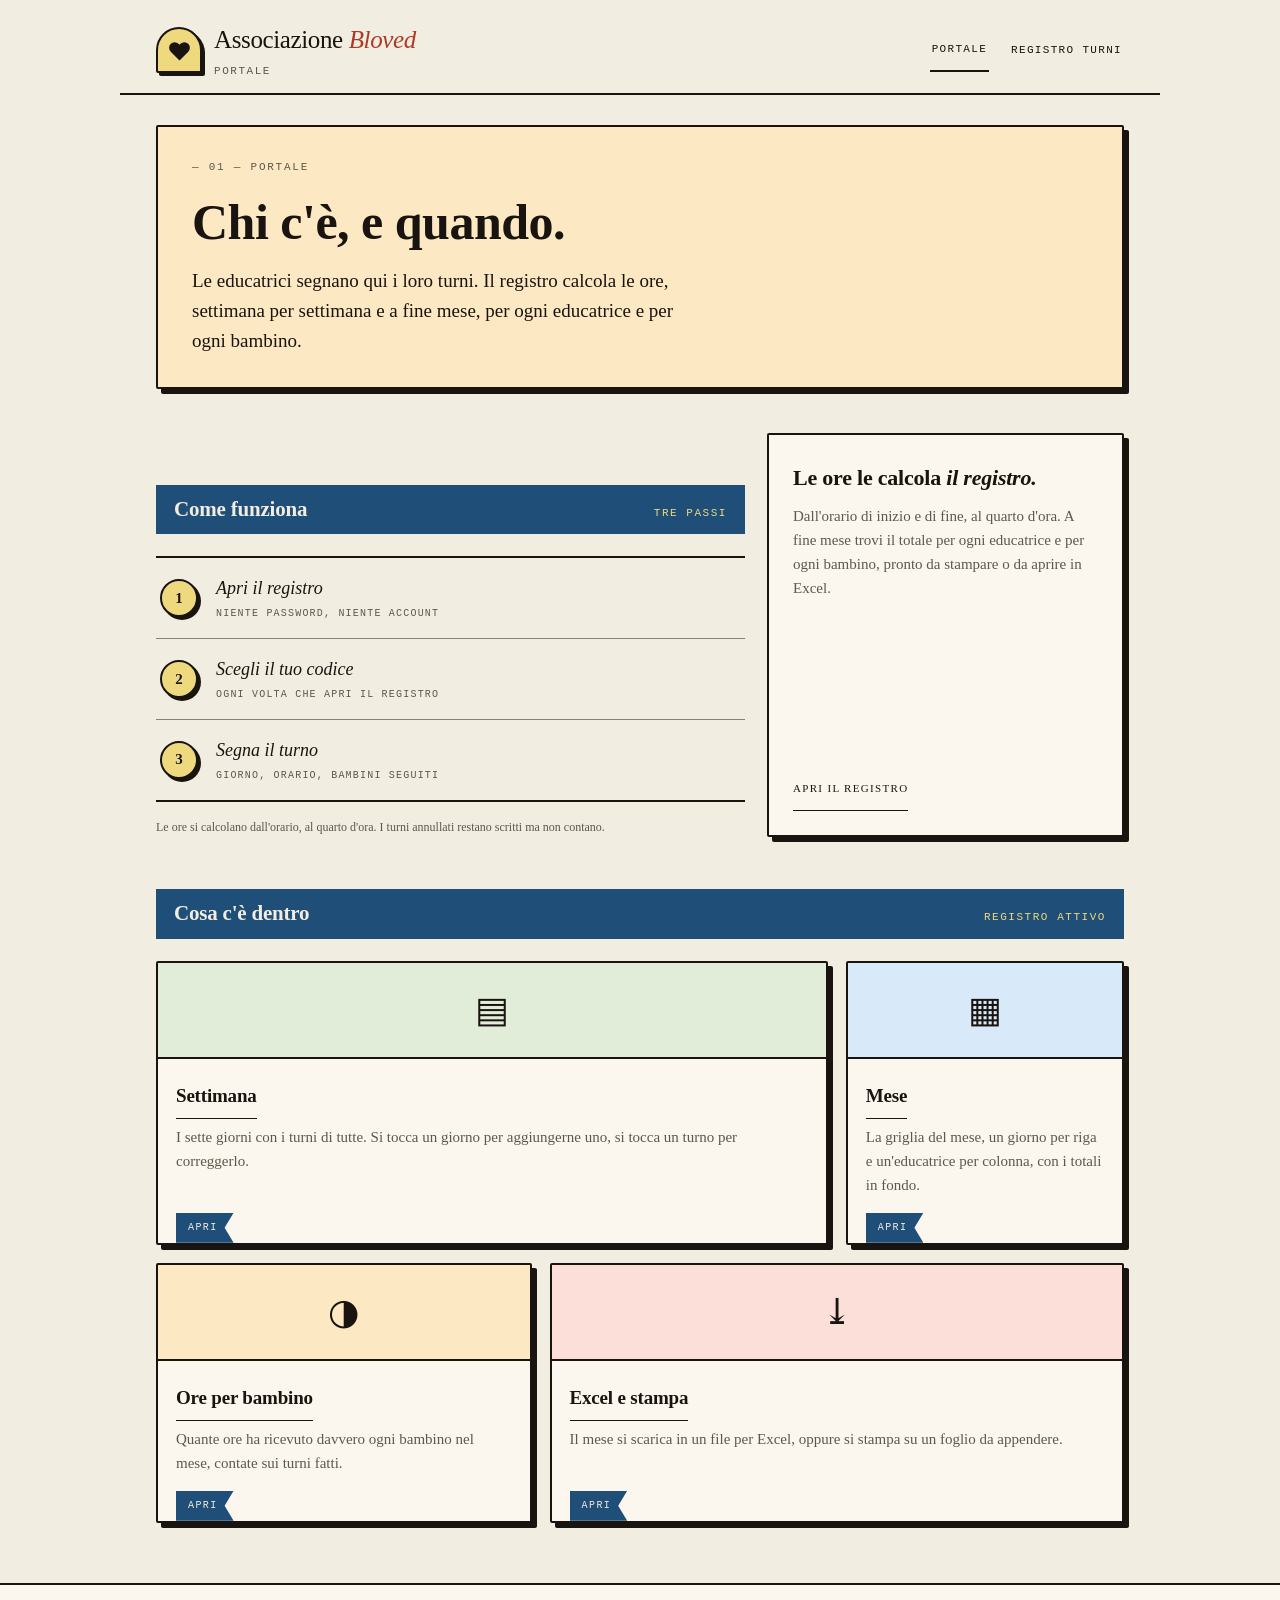
<file: index.html>
<!doctype html>
<html lang="it">
<head>
<meta charset="utf-8">
<meta name="viewport" content="width=device-width,initial-scale=1">
<title>Associazione Bloved · portale</title>
<meta name="description" content="Portale dell'Associazione Bloved: il registro dei turni delle educatrici.">
<meta name="theme-color" content="#F2EDE1">
<!-- nome nuovo, non favicon.svg: Safari tiene in cache l'icona per URL e
     continuava a mostrare la vecchia "b" anche col file aggiornato -->
<link rel="icon" href="assets/cuore.svg" type="image/svg+xml">
<link rel="apple-touch-icon" href="assets/cuore.svg">
<link rel="stylesheet" href="assets/styles.css?v=2026-09-25b">
</head>
<body>
<a class="skip" href="#main">Vai al contenuto</a>

<header class="masthead">
  <div class="wrap masthead-row">
    <a class="brand" href="index.html">
      <span class="brand-mark" aria-hidden="true"><svg viewBox="0 0 24 22" role="presentation"><path d="M12 20.5 3.6 12.1a5.3 5.3 0 0 1 0-7.5 5.3 5.3 0 0 1 7.5 0l.9.9.9-.9a5.3 5.3 0 0 1 7.5 0 5.3 5.3 0 0 1 0 7.5Z"/></svg></span>
      <span class="brand-text">
        <span class="wordmark">Associazione <i>Bloved</i></span>
        <small>portale</small>
      </span>
    </a>
    <nav class="nav" aria-label="Sezioni">
      <a class="nav-item" href="index.html" aria-current="page">Portale</a>
      <a class="nav-item" href="turni.html">Registro turni</a>
    </nav>
  </div>
</header>

<main id="main" class="wrap">

  <section class="banner" aria-labelledby="banner-h">
    <p class="index">— 01 — portale</p>
    <h1 id="banner-h">Chi c'è, e quando.</h1>
    <p>Le educatrici segnano qui i loro turni. Il registro calcola le ore, settimana per settimana e a fine mese, per ogni educatrice e per ogni bambino.</p>
  </section>

  <div class="split">

    <section aria-labelledby="come-h">
      <div class="shelf">
        <h2 id="come-h">Come funziona</h2>
        <span class="state">tre passi</span>
      </div>
      <ul class="listing">
        <li>
          <span class="disc">1</span>
          <span class="who"><b>Apri il registro</b>
            <small>niente password, niente account</small></span>
        </li>
        <li>
          <span class="disc">2</span>
          <span class="who"><b>Scegli il tuo codice</b>
            <small>ogni volta che apri il registro</small></span>
        </li>
        <li>
          <span class="disc">3</span>
          <span class="who"><b>Segna il turno</b>
            <small>giorno, orario, bambini seguiti</small></span>
        </li>
      </ul>
      <p class="empty">Le ore si calcolano dall'orario, al quarto d'ora. I turni annullati restano scritti ma non contano.</p>
    </section>

    <aside class="notice" aria-labelledby="notice-h">
      <h3 id="notice-h">Le ore le calcola <i>il registro.</i></h3>
      <p>Dall'orario di inizio e di fine, al quarto d'ora. A fine mese trovi il totale per ogni educatrice e per ogni bambino, pronto da stampare o da aprire in Excel.</p>
      <a class="go" href="turni.html">apri il registro</a>
    </aside>

  </div>

  <div class="shelf">
    <h2 id="cosa-h">Cosa c'è dentro</h2>
    <span class="state">registro attivo</span>
  </div>

  <ul class="mosaic modules" aria-labelledby="cosa-h">
    <li class="module m-a" style="--panel:var(--sage)">
      <div class="module-panel" aria-hidden="true">▤</div>
      <h3><a href="turni.html">Settimana</a></h3>
      <p>I sette giorni con i turni di tutte. Si tocca un giorno per aggiungerne uno, si tocca un turno per correggerlo.</p>
      <span class="ribbon">apri</span>
    </li>
    <li class="module m-b" style="--panel:var(--sky)">
      <div class="module-panel" aria-hidden="true">▦</div>
      <h3><a href="turni.html">Mese</a></h3>
      <p>La griglia del mese, un giorno per riga e un'educatrice per colonna, con i totali in fondo.</p>
      <span class="ribbon">apri</span>
    </li>
    <li class="module m-c" style="--panel:var(--butter)">
      <div class="module-panel" aria-hidden="true">◑</div>
      <h3><a href="turni.html">Ore per bambino</a></h3>
      <p>Quante ore ha ricevuto davvero ogni bambino nel mese, contate sui turni fatti.</p>
      <span class="ribbon">apri</span>
    </li>
    <li class="module m-d" style="--panel:var(--blush)">
      <div class="module-panel" aria-hidden="true">⤓</div>
      <h3><a href="turni.html">Excel e stampa</a></h3>
      <p>Il mese si scarica in un file per Excel, oppure si stampa su un foglio da appendere.</p>
      <span class="ribbon">apri</span>
    </li>
  </ul>

</main>

<footer class="site-foot">
  <div class="wrap foot-row">
    <span>Associazione Bloved</span>
  </div>
</footer>

</body>
</html>
</file>
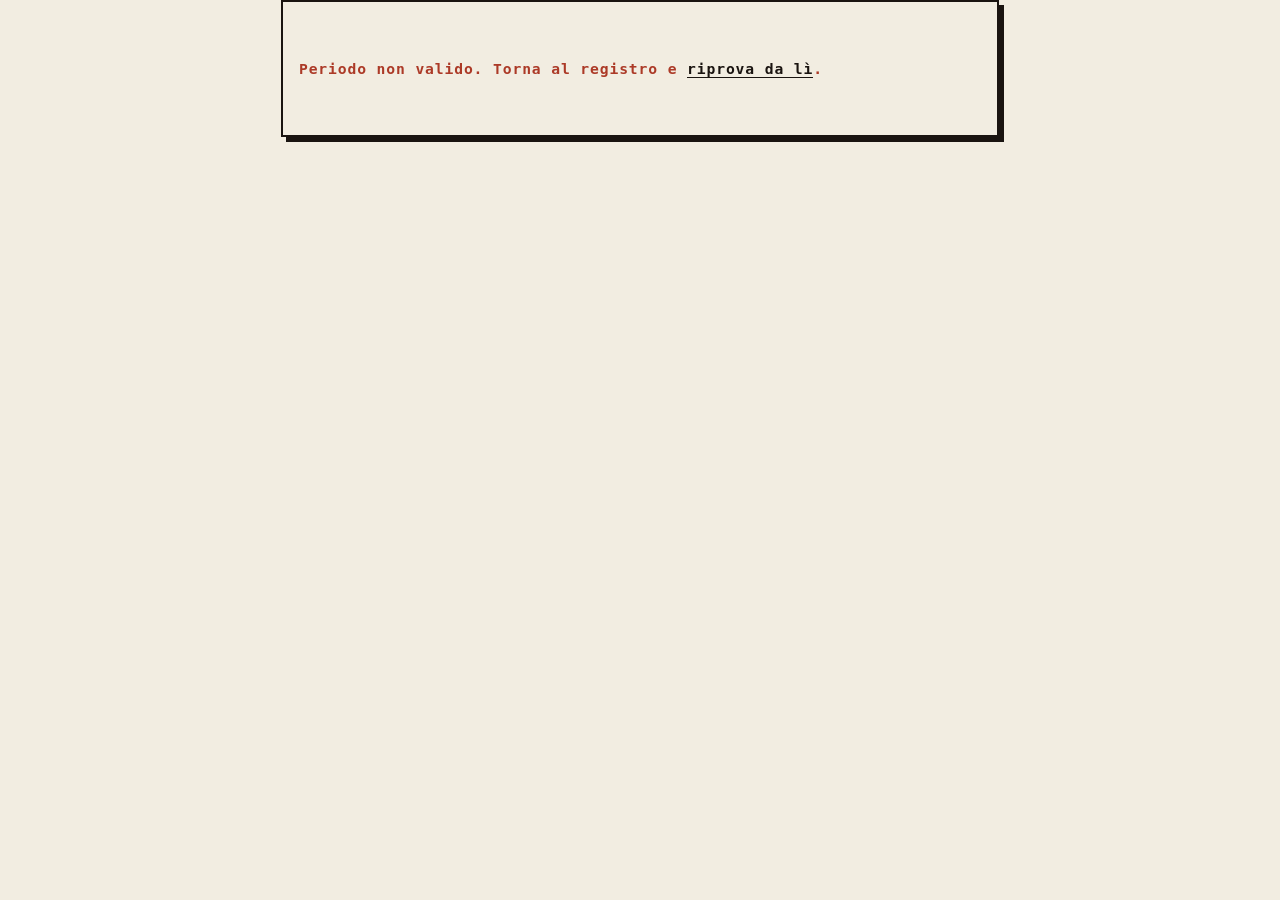
<file: stampa.html>
<!doctype html>
<html lang="it">
<head>
<meta charset="utf-8">
<meta name="viewport" content="width=device-width,initial-scale=1">
<title>Foglio da stampare · Associazione Bloved</title>
<meta name="robots" content="noindex,nofollow">
<meta name="theme-color" content="#F2EDE1">
<link rel="icon" href="assets/cuore.svg" type="image/svg+xml">
<link rel="stylesheet" href="assets/styles.css?v=2026-09-25b">
<link rel="stylesheet" href="assets/stampa.css?v=2026-09-25b">
</head>
<body class="foglio">

<!-- app.js riconosce questa pagina da #foglio e la riempie: legge il periodo
     dall'indirizzo (?da=&a=&tipo=) e rilegge i turni dal foglio Google, quindi
     si ricarica, si stampa e si riapre come qualunque altra pagina. -->
<div id="foglio">
  <p class="foglio-attesa">Sto preparando il foglio…</p>
</div>

<script src="assets/config.js?v=2026-09-25b"></script>
<script src="assets/app.js?v=2026-09-25b"></script>
</body>
</html>
</file>
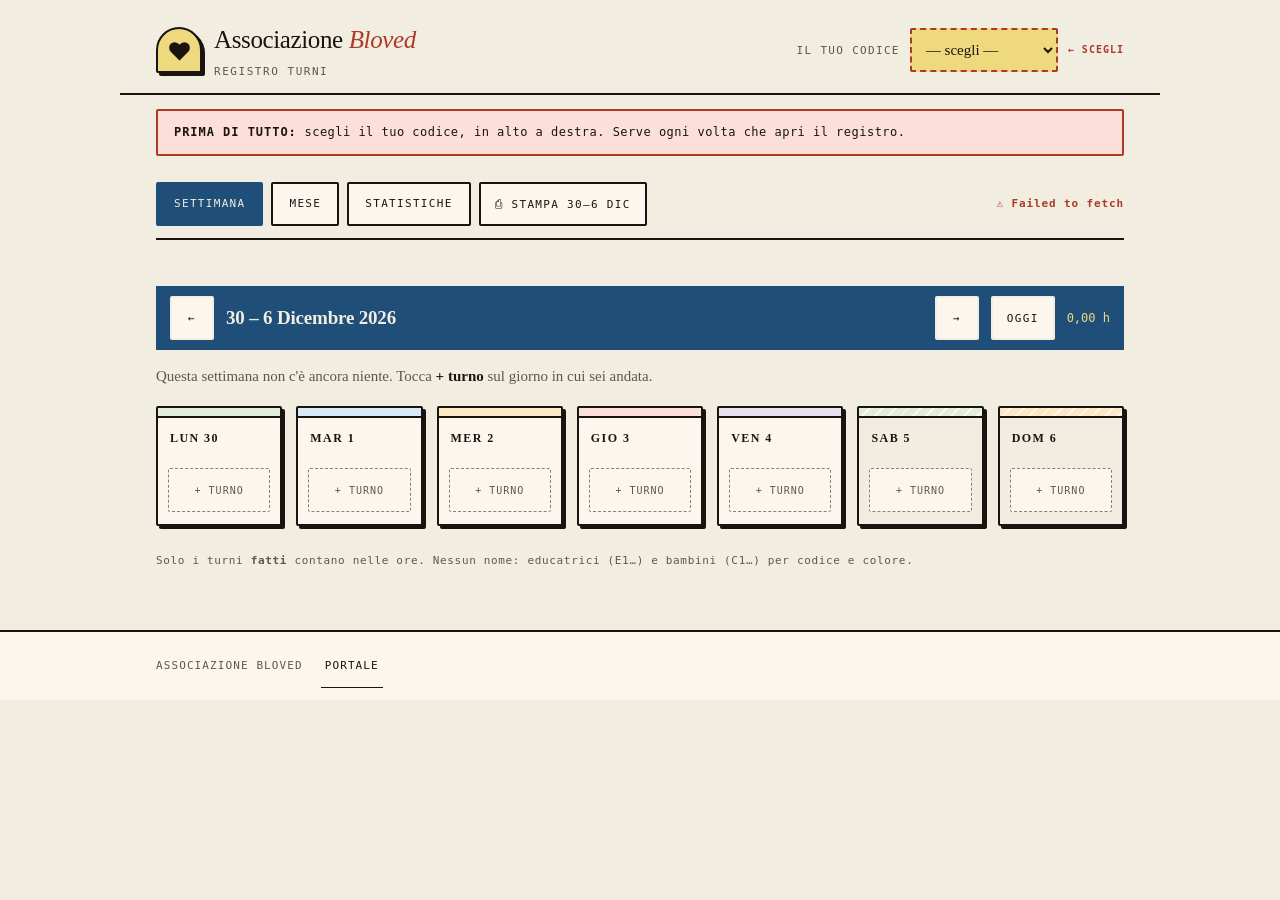
<file: turni.html>
<!doctype html>
<html lang="it">
<head>
<meta charset="utf-8">
<meta name="viewport" content="width=device-width,initial-scale=1">
<title>Registro turni · Associazione Bloved</title>
<meta name="description" content="Registro dei turni delle educatrici: settimana, mese, ore per educatrice e per bambino.">
<meta name="robots" content="noindex,nofollow">
<meta name="theme-color" content="#F2EDE1">
<!-- nome nuovo, non favicon.svg: Safari tiene in cache l'icona per URL e
     continuava a mostrare la vecchia "b" anche col file aggiornato -->
<link rel="icon" href="assets/cuore.svg" type="image/svg+xml">
<link rel="apple-touch-icon" href="assets/cuore.svg">
<link rel="stylesheet" href="assets/styles.css?v=2026-09-25b">
</head>
<body>
<a class="skip" href="#vista">Vai al registro</a>

<header class="masthead">
  <div class="wrap masthead-row">
    <a class="brand" href="index.html">
      <span class="brand-mark" aria-hidden="true"><svg viewBox="0 0 24 22" role="presentation"><path d="M12 20.5 3.6 12.1a5.3 5.3 0 0 1 0-7.5 5.3 5.3 0 0 1 7.5 0l.9.9.9-.9a5.3 5.3 0 0 1 7.5 0 5.3 5.3 0 0 1 0 7.5Z"/></svg></span>
      <span class="brand-text">
        <span class="wordmark">Associazione <i>Bloved</i></span>
        <small>registro turni</small>
      </span>
    </a>
    <div class="io-box">
      <label for="io">Il tuo codice</label>
      <!-- required: serve a :not(:valid), che evidenzia il campo finche' e' vuoto -->
      <select id="io" required></select>
      <!-- la freccia punta al menu che ha accanto, quindi verso sinistra -->
      <span class="io-freccia" aria-hidden="true">← scegli</span>
    </div>
  </div>
</header>

<main class="wrap">

  <p class="io-avviso"><b>Prima di tutto:</b> scegli il tuo codice, in alto a destra. Serve ogni volta che apri il registro.</p>

  <div class="tabs" role="tablist" aria-label="Viste">
    <button type="button" class="tab" role="tab" data-vista="settimana" aria-current="page">Settimana</button>
    <button type="button" class="tab" role="tab" data-vista="mese" aria-current="false">Mese</button>
    <button type="button" class="tab" role="tab" data-vista="stat" aria-current="false">Statistiche</button>
    <!-- fuori dalle viste: da qualunque scheda si deve poter stampare -->
    <button type="button" class="bottone stampa-tasto" id="stampa" data-stampa="1">stampa il mese</button>
    <span id="stato-rete" class="stato-rete"></span>
  </div>

  <p id="esito" class="esito" role="status" aria-live="polite"></p>

  <div id="vista"></div>

  <p class="note stampa-nota">Solo i turni <b>fatti</b> contano nelle ore. Nessun nome: educatrici (E1…) e bambini (C1…) per codice e colore.</p>

</main>

<footer class="site-foot">
  <div class="wrap foot-row">
    <span>Associazione Bloved</span>
    <a href="index.html">portale</a>
  </div>
</footer>

<dialog id="modulo" class="modulo">
  <form method="dialog">
    <div class="modulo-head">
      <h2 id="m-titolo">Nuovo turno</h2>
      <button type="submit" value="annulla" class="bottone" aria-label="Chiudi">✕</button>
    </div>

    <input type="hidden" id="m-id">

    <div class="campi">
      <p class="campo"><label for="m-data">Giorno</label>
        <input type="date" id="m-data" required></p>
      <p class="campo"><label for="m-educatore">Educatrice</label>
        <select id="m-educatore" required></select></p>
    </div>
    <!-- dalle e alle restano appaiate: separate si leggono come due domande diverse -->
    <div class="campi">
      <p class="campo"><label for="m-dalle">Dalle</label>
        <input type="time" id="m-dalle" step="300" required></p>
      <p class="campo"><label for="m-alle">Alle</label>
        <input type="time" id="m-alle" step="300" required></p>
    </div>

    <fieldset class="campo-largo">
      <legend>Bambini seguiti</legend>
      <div id="m-bambini" class="scelte"></div>
    </fieldset>

    <div class="campi">
      <p class="campo"><label for="m-stato">Stato</label>
        <select id="m-stato"></select></p>
      <p class="campo"><label for="m-ore">Ore a mano</label>
        <input type="text" id="m-ore" inputmode="decimal" placeholder="solo se diverse">
        <small>Vuoto = calcolate dall'orario.</small></p>
    </div>

    <p class="campo campo-largo"><label for="m-nota">Nota</label>
      <input type="text" id="m-nota" maxlength="300" placeholder="facoltativa"></p>

    <p id="m-avvisi" class="avvisi" role="alert"></p>

    <div class="modulo-piede">
      <button type="button" id="m-elimina" class="bottone pericolo">Elimina</button>
      <span class="spinta"></span>
      <button type="submit" value="annulla" class="bottone">Annulla</button>
      <button type="submit" value="salva" class="bottone primario">Salva</button>
    </div>
  </form>
</dialog>

<script src="assets/config.js?v=2026-09-25b"></script>
<script src="assets/app.js?v=2026-09-25b"></script>
</body>
</html>
</file>
<file: assets/styles.css>
/* associazione bloved — tutor timetable portal.
   Stationery-retail-catalogue language, measured off the archived reference:
   paper #F2EDE1, card paper #FCF7EE, warm ink #1A1410, 2.5px ink outlines,
   hard zero-blur shadows, serif display + tracked uppercase monospace chrome.

   Shape vocabulary: pastel blocks with hard ink outlines, dark section bars,
   circular discs for numbering, notched ribbon tags, dashed placeholder rows,
   and circular data plots. Everything stays square-ish and upright on purpose:
   big corner radii and clipped or rotated boxes cut glyphs and made the text
   hard to read, so text never sits inside a slanted or heavily rounded box. */

:root{
  --paper:#F2EDE1;         /* page  (measured: reference body fill) */
  --card:#FCF7EE;          /* card paper */
  --ink:#1A1410;           /* warm near-black, one ink for everything */
  --muted:#5E574C;         /* secondary text — AA on paper and card */
  --hair:#8A8175;          /* hairlines + dashed slots (>=3:1 on paper) */

  --sage:#E2EDD9;  --sky:#D8E9F9;  --butter:#FCE9C3;
  --blush:#FBDFD8; --lilac:#E5E1EC; --sun:#EFD97E;

  --green:#266B47; --blue:#265C8C; --plum:#6B3583; --coral:#AC3A27;
  --gold:#6F4E08;  --teal:#2F6B6B; --grey:#5E574C;

  --shadow:3px 3px 0 var(--ink);
  --shadow-lg:5px 5px 0 var(--ink);
  --navy:#191A2B;
  --gold-on-navy:#E8BC63;

  /* Le bande piene sono blu, non nere: il nero pieno pesava troppo su una
     pagina di carta. Misurato: 7.42:1 sulla carta, 6.15:1 contro --sun,
     quindi il testo chiaro e il totale giallo restano leggibili. */
  --banda:#1F4E79;

  --serif:"Iowan Old Style",Palatino,Georgia,"Times New Roman",serif;
  --mono:ui-monospace,SFMono-Regular,Menlo,Consolas,monospace;
  --cut:2px;
}

*{box-sizing:border-box}
html{scroll-behavior:smooth}
body{margin:0;background:var(--paper);color:var(--ink);font:17px/1.6 var(--serif);-webkit-text-size-adjust:100%}
a{color:var(--ink);text-decoration:none;border-bottom:1.5px solid var(--ink)}
a:hover{background:var(--ink);color:var(--paper)}
.wrap{max-width:1040px;margin:0 auto;padding:0 clamp(16px,4vw,36px)}
h1,h2,h3{line-height:1.15;letter-spacing:-.01em}
:focus-visible{outline:3px solid var(--ink);outline-offset:3px}

/* tracked monospace chrome: nav, labels, indexes, numbers, all chart text */
.nav-item,.brand-text small,.index,.caption,.pill,.stamp,
.legend,.data th,.data td,.heat th,.heat td,.shelf,.chart text,
.listing .hours,.listing .who small,.foot-row,.note,.ribbon{
  font-family:var(--mono);
}

.skip{position:absolute;left:-9999px;top:0;background:var(--ink);color:var(--paper);padding:12px 16px;z-index:9}
.skip:focus{left:0}

/* ——— masthead ——— */
.masthead{padding:20px 0 0}
.masthead-row{display:flex;flex-wrap:wrap;gap:12px 26px;align-items:center;justify-content:space-between;
  border-bottom:2.5px solid var(--ink);padding-bottom:12px}
.brand{display:flex;align-items:center;gap:12px;border:0;color:var(--ink)}
.brand:hover{background:none;color:var(--ink)}
.brand-mark{
  width:46px;height:46px;flex:0 0 46px;display:grid;place-items:center;
  border:2.5px solid var(--ink);background:var(--sun);box-shadow:var(--shadow);
  /* a round-shouldered sign, the first of the non-square forms */
  border-radius:23px 23px var(--cut) var(--cut);
  font:700 25px/1 var(--serif);
}
/* il cuore e' disegnato, non una lettera: stesso inchiostro, contorno pieno,
   cosi' regge anche stampato in bianco e nero */
.brand-mark svg{width:25px;height:23px;display:block}
.brand-mark path{fill:var(--ink)}
.brand-text{display:flex;flex-direction:column;gap:3px}
.wordmark{font-size:25px;letter-spacing:-.015em}
/* il nome dell'associazione e' rosso e in corsivo, come sulla carta intestata;
   --coral da' 5.30:1 sulla carta, quindi resta leggibile e non e' solo colore */
.wordmark i{font-style:italic;color:var(--coral)}
.brand-text small{font-size:11px;letter-spacing:.14em;text-transform:uppercase;color:var(--muted)}
.nav{display:flex;flex-wrap:wrap;gap:6px 20px}
.nav-item{
  font-size:11px;letter-spacing:.12em;text-transform:uppercase;color:var(--ink);
  border:0;padding:6px 2px;min-height:44px;display:inline-flex;align-items:center;
}
.nav-item[aria-current="page"]{border-bottom:2.5px solid var(--ink)}

/* ——— page banner: a pastel block with a dashed stamp, one per page ——— */
.banner{
  position:relative;margin:30px 0 44px;padding:32px 34px 30px;
  border:2.5px solid var(--ink);border-radius:var(--cut);
  background:var(--butter);box-shadow:var(--shadow-lg);
}
.banner .index{margin:0 0 18px;font-size:11px;letter-spacing:.16em;text-transform:uppercase;color:var(--muted)}
.banner h1{font-size:clamp(30px,5.4vw,50px);margin:0 0 14px;max-width:20ch}
.banner p{margin:0;font-size:19px;max-width:52ch}
/* the stamp sits inside the block: overlapping the border broke the outline and
   put dashed strokes through the letterforms */
.banner .stamp{
  position:absolute;top:18px;right:18px;
  border:2px dashed var(--ink);background:var(--card);padding:7px 12px;
  font-size:10px;letter-spacing:.16em;text-transform:uppercase;
}
.banner-sky{background:var(--sky)}
.banner-blush{background:var(--blush)}

/* ——— section head: dark bar, flat. A clipped or rotated box cut the heading
   glyphs and blurred the text, so this stays a plain bar. ——— */
.shelf{
  display:flex;flex-wrap:wrap;gap:6px 18px;align-items:baseline;justify-content:space-between;
  background:var(--banda);color:var(--paper);padding:12px 18px;margin:52px 0 22px;
  font-size:11px;letter-spacing:.14em;text-transform:uppercase;
}
.shelf h2{margin:0;font-family:var(--serif);font-size:21px;letter-spacing:-.01em;text-transform:none}
.shelf .state{color:var(--sun)}

/* ——— asymmetric splits ——— */
.split{display:grid;gap:22px}
@media (min-width:840px){ .split{grid-template-columns:1.65fr 1fr} }

.mosaic{display:grid;gap:18px}
@media (min-width:820px){
  .mosaic{grid-template-columns:1.35fr 1fr 1fr;grid-template-areas:"a a b" "c d d"}
  .m-a{grid-area:a}.m-b{grid-area:b}.m-c{grid-area:c}.m-d{grid-area:d}
}

/* ——— day cards ———
   The strip is seven cards, so the column count is fixed per breakpoint. An
   auto-fit grid leaves a ragged hole in the last row, which reads as a broken
   layout rather than a calendar. */
.week-grid{display:grid;grid-template-columns:repeat(7,minmax(0,1fr));gap:14px;list-style:none;margin:0;padding:0}
@media (max-width:879px){ .week-grid{grid-template-columns:repeat(4,minmax(0,1fr))} }
@media (max-width:600px){
  .week-grid{grid-template-columns:repeat(2,minmax(0,1fr))}
  /* odd count: let the last card take the whole row instead of leaving a gap */
  .week-grid .day:last-child:nth-child(odd){grid-column:span 2}
}
.day{
  border:2.5px solid var(--ink);background:var(--card);box-shadow:var(--shadow);
  border-radius:var(--cut);
  display:flex;flex-direction:column;min-height:132px;padding-bottom:12px;
}
.day::before{content:"";display:block;height:50px;background:var(--panel);border-bottom:2.5px solid var(--ink)}
/* the pastel strip is a border-box child, so it must not round its own corners */
.day::before{border-radius:0}
.day-name{padding:12px 12px 0;font-size:12px;letter-spacing:.12em;text-transform:uppercase;font-weight:700}
.empty{margin:16px 0 0;font-size:12px;color:var(--muted)}

/* ——— notice board: paper, stamped, no stats grid ——— */
.notice{
  border:2.5px solid var(--ink);background:var(--card);box-shadow:var(--shadow-lg);
  border-radius:var(--cut);
  padding:30px 24px 24px;display:flex;flex-direction:column;gap:14px;
}
.notice .stamp{
  align-self:flex-start;border:2px dashed var(--coral);color:var(--coral);
  padding:7px 12px;font-size:10px;letter-spacing:.16em;text-transform:uppercase;
}
.notice h3{margin:0;font-size:22px}
.notice h3 i{font-style:italic}
.notice p{margin:0;color:var(--muted);font-size:15px}
.notice .go{margin-top:auto;font-size:11px;letter-spacing:.12em;text-transform:uppercase;align-self:flex-start;
  border-bottom:1.5px solid var(--ink);min-height:44px;display:inline-flex;align-items:center}

/* ——— module cards: pastel panel + ribbon tag ——— */
.modules{display:grid;gap:18px;list-style:none;margin:0;padding:0}
.module{
  border:2.5px solid var(--ink);background:var(--card);box-shadow:var(--shadow-lg);
  border-radius:var(--cut);
  display:flex;flex-direction:column;
}
.module-panel{height:96px;display:grid;place-items:center;background:var(--panel);
  border-bottom:2.5px solid var(--ink);font-size:36px;line-height:1}
.module h3{margin:16px 18px 6px;font-size:19px}
/* the heading can carry the link, so the heading link must itself be a real tap target */
.module h3 a{display:inline-flex;align-items:center;min-height:44px}
.module p{margin:0 18px 16px;color:var(--muted);font-size:15px}
.ribbon{
  align-self:flex-start;margin:auto 0 0 18px;background:var(--banda);color:var(--paper);
  padding:7px 16px 7px 12px;font-size:10px;letter-spacing:.14em;text-transform:uppercase;
  clip-path:polygon(0 0,100% 0,calc(100% - 9px) 50%,100% 100%,0 100%);
}
.module:hover,.day:hover,.notice:hover,.panel:hover{transform:translate(-1px,-1px);box-shadow:6px 6px 0 var(--ink)}
.module,.day,.notice,.panel{transition:transform .14s,box-shadow .14s}

/* ——— panels: shell for plots and tables ——— */
.panel{
  border:2.5px solid var(--ink);background:var(--card);box-shadow:var(--shadow-lg);
  padding:22px;border-radius:var(--cut);margin-bottom:26px;
}
.panel-head{display:flex;flex-wrap:wrap;gap:8px 18px;align-items:baseline;justify-content:space-between;
  border-bottom:2px solid var(--ink);padding-bottom:12px;margin-bottom:20px}
.panel-head h3{margin:0;font-size:20px}
.caption{margin:0;font-size:11px;letter-spacing:.1em;text-transform:uppercase;color:var(--muted)}
.note{margin:0;font-size:11px;letter-spacing:.06em;color:var(--muted)}

/* ——— plots: donut + lollipop. Inline SVG, no library, no JS. ——— */
.plots{display:grid;gap:24px;align-items:start}
@media (min-width:840px){ .plots{grid-template-columns:280px 1fr} }
.chart{margin:0}
.chart-scroll{overflow-x:auto;overflow-y:hidden}
.chart svg{display:block;width:100%;height:auto;overflow:visible}
/* SVG text scales with the viewBox — keep labels at their designed size and pan */
@media (max-width:760px){
  .chart-scroll{border-bottom:1.5px dashed var(--hair);padding-bottom:8px}
  .donut svg{width:250px;max-width:none}
}
.chart figcaption{margin-top:16px;font-size:11px;letter-spacing:.06em;color:var(--muted)}

/* each arc carries its colour in --seg from the markup; without this stroke the
   ring renders as nothing at all and only the hub outline is visible */
.donut .seg{fill:none;stroke:var(--seg);stroke-width:26}
.donut .hub{fill:var(--card);stroke:var(--ink);stroke-width:2.5}
/* bordi dell'anello: senza, i colori chiari (il giallo #FFFF00) spariscono */
.donut .ring-edge{fill:none;stroke:var(--ink);stroke-width:2.5}
.donut .ring-vuoto{fill:none;stroke:var(--hair);stroke-width:2;stroke-dasharray:6 6}
.donut .hub-num{fill:var(--ink);font-family:var(--serif);font-size:32px;font-weight:700}
/* no tracking: a tracked caption is wider than the hole and spills over the ring */
.donut .hub-cap{fill:var(--muted);font-size:9px;letter-spacing:0;text-transform:uppercase}

/* the legend is also the donut's accessible readout — never colour alone */
.legend{list-style:none;margin:22px 0 0;padding:0;font-size:12px}
.legend li{display:flex;align-items:center;gap:10px;padding:9px 2px;border-bottom:1.5px solid var(--hair)}
.legend .swatch{width:15px;height:15px;flex:0 0 15px;border:2px solid var(--ink);border-radius:50%;background:var(--seg)}
.legend .who{flex:1;letter-spacing:.04em}
.legend .val{font-variant-numeric:tabular-nums}
.legend .tot{border-top:2.5px solid var(--ink);border-bottom:0;font-weight:700;margin-top:6px;padding-top:12px}

.lollipop .stem{stroke:var(--hair);stroke-width:2}
/* --panel e' definito solo sulle schede colorate: qui non esiste e il pallino
   veniva nero pieno. Serve un riempimento esplicito. */
.lollipop .dot{stroke:var(--ink);stroke-width:2.5;fill:var(--sun)}
.lollipop .num{fill:var(--ink);font-size:12px;font-weight:700}
.lollipop .day{fill:var(--muted);font-size:11px;letter-spacing:.12em;text-transform:uppercase}
.lollipop .rule{stroke:var(--hair);stroke-width:1;stroke-dasharray:5 5}

/* ——— heat grid: a real table, so the pattern survives without colour ——— */
.heat{border-collapse:collapse;width:100%;font-size:11px}
.heat caption{text-align:left;font-size:11px;letter-spacing:.12em;text-transform:uppercase;color:var(--muted);padding-bottom:10px}
.heat th,.heat td{padding:9px 10px;text-align:left;border:1.5px solid var(--ink)}
.heat thead th{background:var(--sage);font-size:10px;letter-spacing:.12em;text-transform:uppercase}
.heat tbody th{background:var(--card);letter-spacing:.1em;text-transform:uppercase;font-weight:700}
.heat td{color:var(--muted)}
.heat td.on{background:var(--sage);color:var(--green);font-weight:700}
.heat td.off{background:repeating-linear-gradient(135deg,transparent 0 5px,var(--hair) 5px 6px)}

/* ——— data table ——— */
.data{border-collapse:collapse;width:100%;font-size:12px}
.data caption{text-align:left;font-size:11px;letter-spacing:.12em;text-transform:uppercase;color:var(--muted);padding-bottom:10px}
.data th,.data td{padding:10px 12px;text-align:left;border-bottom:1.5px solid var(--hair);vertical-align:middle}
.data thead th{border-bottom:2.5px solid var(--ink);font-size:10px;letter-spacing:.12em;text-transform:uppercase;background:var(--sage)}
.data tbody th{font-weight:700}
.data .n{text-align:right;font-variant-numeric:tabular-nums}
.data tfoot th,.data tfoot td{border-top:2.5px solid var(--ink);border-bottom:0;font-weight:700}
.pill{display:inline-block;font-size:10px;letter-spacing:.1em;text-transform:uppercase;
  padding:4px 9px;border:1.5px solid var(--ink);border-radius:999px}
.pill.ok{background:var(--sage);color:var(--green)}
.pill.warn{background:var(--sun);color:var(--gold)}
.pill.bad{background:var(--blush);color:var(--coral)}

/* ——— tutor directory: rows, not cards ——— */
.listing{list-style:none;margin:0;padding:0}
.listing li{display:flex;flex-wrap:wrap;gap:8px 18px;align-items:center;padding:16px 4px;border-bottom:1.5px solid var(--hair)}
.listing li:first-child{border-top:2.5px solid var(--ink)}
.listing li:last-child{border-bottom:2.5px solid var(--ink)}
.disc{
  width:38px;height:38px;flex:0 0 38px;border-radius:50%;border:2.5px solid var(--ink);
  background:var(--sun);display:grid;place-items:center;box-shadow:var(--shadow);
  font:700 15px/1 var(--serif);
}
.listing .who{flex:1;min-width:160px;display:flex;flex-direction:column;gap:3px}
.listing .who b{font-size:18px;font-weight:400;font-style:italic}
.listing .who small{font-size:10px;letter-spacing:.12em;text-transform:uppercase;color:var(--muted)}
.listing .tags{display:flex;flex-wrap:wrap;gap:6px}
.listing .hours{min-width:76px;text-align:right;font-size:13px;font-weight:700;font-variant-numeric:tabular-nums}
.listing .hours small{display:block;font-weight:400;font-size:10px;letter-spacing:.1em;text-transform:uppercase;color:var(--muted)}
.listing li.vacant{border-bottom-style:dashed}
.listing li.vacant .disc{background:var(--card);border-style:dashed;box-shadow:none}
.listing li.vacant .who b{font-style:normal;color:var(--muted)}

/* ——— footer ——— */
.site-foot{margin-top:60px;border-top:2.5px solid var(--ink);background:var(--card)}
.foot-row{display:flex;flex-wrap:wrap;gap:6px 18px;align-items:center;
  padding-top:12px;padding-bottom:12px;font-size:11px;letter-spacing:.1em;text-transform:uppercase;color:var(--muted)}
.foot-row a{display:inline-flex;align-items:center;min-height:44px;padding:0 4px;border-bottom:1.5px solid var(--ink)}

/* narrow phones: the tables are the widest things here */
@media (max-width:430px){
  .banner{padding:26px 20px 24px}
  .banner .stamp{position:static;display:inline-block;margin-bottom:14px}
  .data,.heat{font-size:11px}
  .data th,.data td,.heat th,.heat td{padding:8px 6px}
  .pill{padding:3px 7px;letter-spacing:.05em}
  .panel{padding:16px 14px}
  .listing .hours{text-align:left}
}

/* print: a timetable you can put on the fridge */
@media print{
  :root{--paper:#fff;--card:#fff}
  body{font-size:12pt}
  .nav,.skip,.stamp,.ribbon{display:none}
  .banner,.panel,.module,.day,.notice{box-shadow:none;border-radius:0}
  .module,.day,.panel,.notice{break-inside:avoid}
  .shelf{background:#fff;color:var(--ink);border-top:1.5pt solid var(--ink);border-bottom:1.5pt solid var(--ink)}
  .shelf .state{color:var(--ink)}
  .heat td.off{background:none}
}
@media (prefers-reduced-motion:reduce){
  html{scroll-behavior:auto}
  *,*::before,*::after{transition:none!important;animation:none!important;transform:none!important}
}

/* ═══════════ registro turni (turni.html) ═══════════
   Stessi mattoni del catalogo: carta, contorni pieni, ombre dure. Niente
   angoli molto tondi e niente scatole ruotate: tagliavano i glifi. */

/* "Chi sei" non si ricorda piu' fra una visita e l'altra, quindi va chiesto
   ogni volta e deve saltare all'occhio: campo giallo tratteggiato, freccia
   accanto e una riga di promemoria sotto la testata. Tutto sparisce appena si
   sceglie, cosi' non diventa rumore permanente. */
.io-box{display:flex;align-items:center;gap:10px;font-family:var(--mono);
  font-size:11px;letter-spacing:.12em;text-transform:uppercase;color:var(--muted);
  position:relative}
.io-box select,.campo select,.campo input{
  font:inherit;font-size:15px;font-family:var(--serif);color:var(--ink);
  background:var(--card);border:2.5px solid var(--ink);border-radius:var(--cut);
  padding:9px 10px;min-height:44px;
}
.io-freccia{display:none;font-size:10px;letter-spacing:.1em;color:var(--coral);font-weight:700}
body.senza-io .io-freccia{display:inline}
body.senza-io .io-box select{background:var(--sun);border-style:dashed;border-color:var(--coral)}

/* la riga di promemoria: dice cosa fare, non solo che manca qualcosa */
.io-avviso{display:none}
body.senza-io .io-avviso{
  display:block;margin:14px 0 0;padding:12px 16px;
  border:2.5px solid var(--coral);border-radius:var(--cut);background:var(--blush);
  font-family:var(--mono);font-size:12px;letter-spacing:.04em;color:var(--ink);
}
.io-avviso b{letter-spacing:.08em;text-transform:uppercase}

/* ——— schede ——— */
.tabs{display:flex;flex-wrap:wrap;gap:8px;align-items:center;margin:26px 0 18px;
  border-bottom:2.5px solid var(--ink);padding-bottom:12px}
.tab{
  font-family:var(--mono);font-size:11px;letter-spacing:.12em;text-transform:uppercase;
  background:var(--card);color:var(--ink);border:2.5px solid var(--ink);border-radius:var(--cut);
  padding:0 16px;min-height:44px;cursor:pointer;
}
.tab[aria-current="page"]{background:var(--banda);color:var(--paper);border-color:var(--banda)}
/* il tasto stampa vive fra le schede ma non e' una scheda: si distingue con la
   carta gialla, cosi' non sembra una quarta vista */
.stampa-tasto{background:var(--sun)}
.stampa-tasto:hover{background:var(--ink);color:var(--paper)}
.stampa-tasto::before{content:"⎙ ";font-size:12px}
.stato-rete{margin-left:auto;font-family:var(--mono);font-size:11px;letter-spacing:.08em;color:var(--muted)}
.stato-rete.errore{color:var(--coral);font-weight:700}

.esito{margin:0 0 14px;font-family:var(--mono);font-size:12px;letter-spacing:.06em;min-height:1.2em}
.esito.ok{color:var(--green)}
.esito.attesa{color:var(--gold)}

/* al tentativo di scrivere senza identita' il campo lampeggia una volta */
.io-box select.chiedi{box-shadow:0 0 0 4px var(--coral)}

/* la settimana vuota non dice cosa fare: senza questa riga la pagina sembra rotta */
.vuoto-aiuto{margin:-6px 0 18px;font-size:15px;color:var(--muted)}
.vuoto-aiuto b{color:var(--ink)}


/* ——— barra di navigazione del periodo ——— */
.barra{display:flex;flex-wrap:wrap;gap:8px 12px;align-items:center;
  background:var(--banda);color:var(--paper);padding:10px 14px;margin:0 0 20px}
.barra-titolo{margin:0;font-family:var(--serif);font-size:19px;letter-spacing:-.01em;
  text-transform:capitalize;flex:1;min-width:150px}
.barra-tot{font-family:var(--mono);font-size:12px;color:var(--sun);font-variant-numeric:tabular-nums}
.bottone{
  font-family:var(--mono);font-size:11px;letter-spacing:.12em;text-transform:uppercase;
  background:var(--card);color:var(--ink);border:2.5px solid var(--ink);border-radius:var(--cut);
  padding:0 14px;min-height:44px;min-width:44px;cursor:pointer;
}
.bottone:hover{background:var(--sun)}
.bottone.primario{background:var(--banda);color:var(--paper);border-color:var(--banda)}
.bottone.primario:hover{background:var(--ink);border-color:var(--ink)}
.bottone.pericolo{border-color:var(--coral);color:var(--coral)}
.bottone.pericolo:hover{background:var(--blush)}
.barra .bottone{border-color:var(--paper)}

/* ——— settimana ———
   La fascia pastello alta 50px serviva da intestazione, ma il nome del giorno
   sta sotto: restava una banda vuota. Si accorcia e il giorno ci va sopra. */
/* niente altezza minima: su un giorno vuoto lasciava il bottone a mezz'aria */
.settimana .day{min-height:0}
.settimana .day::before{height:8px}
.settimana .day-name{padding-top:11px;font-size:12px}
.settimana .day.festivo::before{background:repeating-linear-gradient(135deg,
  var(--panel) 0 7px,var(--card) 7px 9px)}
/* il giorno festivo si distingue anche dalla carta, non solo dal filetto */
.settimana .day.festivo{background:var(--paper)}
.day-turni{display:flex;flex-direction:column;gap:7px;padding:10px 10px 0;flex:1}
.aggiungi{
  margin:10px 10px 0;font-family:var(--mono);font-size:10px;letter-spacing:.1em;text-transform:uppercase;
  background:var(--card);color:var(--muted);border:1.5px dashed var(--hair);border-radius:var(--cut);
  min-height:44px;cursor:pointer;
}
.aggiungi:hover{border-style:solid;border-color:var(--ink);color:var(--ink);background:var(--sun)}

/* ——— pastiglia del turno ———
   Sta dentro una colonna da ~100px quando la settimana e' a sette colonne:
   due colonne rigide non ci entravano (l'orario da solo ne occupa 66). Quindi
   l'orario prende la riga intera e il resto scorre sotto. */
.chip{
  display:flex;flex-wrap:wrap;align-items:center;gap:3px 6px;text-align:left;
  background:var(--card);border:2px solid var(--ink);border-radius:var(--cut);
  padding:8px 7px;min-height:44px;cursor:pointer;width:100%;font-family:var(--mono);
}
.chip:hover{background:var(--sun)}
/* Due righe: orario sopra (riga intera), poi codice + pallini + ore.
   Il wrap serve, ed e' proprio quello che manda l'orario a capo: con nowrap
   tutto finisce su una riga sola, i pallini si azzerano e il contenuto sborda
   (misurato: 178px in 98px). Sono i pallini a cedere spazio per primi, cosi'
   le ore restano accanto al codice invece di finire su una terza riga. */
.chip-ora{flex:0 0 100%;font-size:10px;font-weight:700;letter-spacing:0;
  font-variant-numeric:tabular-nums;white-space:nowrap}
.chip-edu{flex:0 0 auto;font-size:10px;letter-spacing:.06em;color:var(--muted);white-space:nowrap}
/* Le pastiglie cedono spazio per primi quando la colonna e' stretta. Non si
   sovrappongono piu' e non si rimpiccioliscono: ora contengono il codice, e
   sovrapposte o minuscole il codice non si leggerebbe. Se non ci stanno,
   vanno a capo. */
.chip-pois{display:flex;gap:3px;align-items:center;flex:0 1 auto;min-width:0;flex-wrap:wrap}
.chip-ore{flex:0 0 auto;margin-left:auto;font-size:10px;letter-spacing:0;color:var(--muted);
  font-variant-numeric:tabular-nums;white-space:nowrap}
/* lo stato non e' mai solo un colore */
.chip.st-annullato,.chip.st-non-fatto{background:repeating-linear-gradient(135deg,
  transparent 0 5px,var(--hair) 5px 6px)}
/* il barrato sopra il tratteggio era illeggibile: basta la parola */
.chip.st-annullato .chip-ore,.chip.st-non-fatto .chip-ore{
  color:var(--coral);font-weight:700;background:var(--card);padding:0 4px}
.chip.attesa{border-style:dashed}
.chip.attesa .chip-ore::after{content:" ⏳"}

/* La pastiglia del bambino porta il colore E il codice (C1…C12). Con dodici
   bambini il colore da solo non regge: due tinte vicine si confondono e in
   bianco e nero spariscono tutte. L'inchiostro (--suseg) lo sceglie il codice
   in base al fondo, cosi' il testo resta leggibile su ogni colore. */
.pois{
  display:inline-flex;align-items:center;justify-content:center;
  min-width:20px;height:16px;padding:0 3px;border-radius:8px;
  border:1.5px solid var(--ink);background:var(--seg);color:var(--suseg,var(--ink));
  font-family:var(--mono);font-size:9px;font-weight:700;letter-spacing:0;
  vertical-align:-3px;
}

/* ——— griglia del mese ———
   A larghezza libera la tabella misurava 1039px dentro un contenitore da 968px:
   l'ultima educatrice restava tagliata fuori anche su uno schermo grande, e
   nulla faceva capire che si poteva scorrere. Con la larghezza fissa la tabella
   si adatta al contenitore; sotto i 900px scorre, ma li' lo scorrimento e'
   evidente perche' mancano piu' colonne. */
.mese{font-size:11px;width:100%;min-width:900px;table-layout:fixed}
.mese th,.mese td{padding:6px 7px;border:1.5px solid var(--hair);vertical-align:top;
  overflow-wrap:break-word}
.mese thead th:first-child{width:11%}
.mese thead th:nth-child(2){width:8%}
.mese thead th{background:var(--sage);position:sticky;top:0}
.mese tbody th{white-space:nowrap;background:var(--card)}
.mese tr.festivo td,.mese tr.festivo th{background:var(--lilac)}
/* Con nove educatrici la colonna e' larga ~78px: l'orario e le pastiglie dei
   bambini non ci stanno affiancati e il testo sbordava sulla colonna vicina.
   Quindi la cella manda a capo: prima l'orario, sotto le pastiglie. */
.cella-turno{display:block;white-space:normal;line-height:1.35;
  font-variant-numeric:tabular-nums}
.cella-turno .pois{margin-top:2px}
/* Un turno annullato nella griglia sembrava identico a uno fatto, ma le ore
   del giorno non lo contavano: sul foglio consegnato il conto non tornava e
   non si capiva perche'. Ora porta la parola, oltre al tratto. */
/* la parola in piu' non ci sta sulla riga dell'orario: qui il ritorno a capo
   e' voluto, con le colonne a larghezza fissa il nowrap sbordava di 56px */
.cella-turno.non-conta{color:var(--muted);text-decoration:line-through;white-space:normal}
.cella-turno.non-conta i{font-style:normal;text-decoration:none;color:var(--coral);
  font-size:.85em;letter-spacing:.04em}

/* ——— modulo ——— */
.modulo{
  border:2.5px solid var(--ink);border-radius:var(--cut);background:var(--card);
  box-shadow:var(--shadow-lg);padding:0;width:min(560px,92vw);color:var(--ink);
}
.modulo::backdrop{background:rgba(26,20,16,.55)}
.modulo form{padding:20px}
.modulo-head{display:flex;align-items:center;gap:12px;border-bottom:2.5px solid var(--ink);
  padding-bottom:12px;margin-bottom:18px}
.modulo-head h2{margin:0;font-size:21px;flex:1}
.campi{display:grid;gap:14px;grid-template-columns:repeat(auto-fit,minmax(150px,1fr))}
.campo{margin:0 0 14px;display:flex;flex-direction:column;gap:6px}
.campo-largo{margin:0 0 14px}
.campo label,.modulo legend{font-family:var(--mono);font-size:10px;letter-spacing:.14em;
  text-transform:uppercase;color:var(--muted)}
.campo small{font-family:var(--mono);font-size:10px;color:var(--muted)}
.modulo fieldset{border:2px solid var(--hair);border-radius:var(--cut);padding:10px 12px 14px}
.scelte{display:flex;flex-wrap:wrap;gap:8px;margin-top:8px}
.scelta{display:inline-flex;align-items:center;gap:7px;font-size:14px;
  border:2px solid var(--ink);border-radius:var(--cut);padding:0 12px;min-height:44px;cursor:pointer}
.scelta input{width:18px;height:18px;accent-color:var(--ink)}
.scelta:has(input:checked){background:var(--sun)}
.avvisi{margin:0 0 14px;font-family:var(--mono);font-size:12px;color:var(--coral);min-height:1.2em}
.modulo-piede{display:flex;flex-wrap:wrap;gap:8px;align-items:center;
  border-top:2.5px solid var(--ink);padding-top:14px}
.spinta{flex:1}

.stampa-nota{margin:26px 0 0}

@media (max-width:600px){
  .settimana{grid-template-columns:1fr}
  .settimana .day:last-child:nth-child(odd){grid-column:auto}
  .barra-titolo{min-width:100%;order:-1}
}

/* su telefono i giorni sono uno sotto l'altro: niente altezza minima, o sette
   schede quasi vuote fanno una pagina lunghissima */
@media (max-width:600px){
  .settimana .day{min-height:0}
  .settimana .day-name{font-size:13px}
}

@media print{
  .tabs,.io-box,.aggiungi,.barra .bottone,.esito,.stato-rete,.modulo{display:none}
  .barra{background:#fff;color:var(--ink);border-top:1.5pt solid var(--ink);border-bottom:1.5pt solid var(--ink)}
  .barra-tot{color:var(--ink)}
  .chip{break-inside:avoid}
  @page{size:A4 landscape;margin:12mm}
}
</file>
<file: assets/stampa.css>
/* Foglio da consegnare: stesso linguaggio del sito, ma pensato per l'A4.
   Si carica DOPO styles.css e vale solo per il documento (body.foglio), non
   per il sito. La pagina web non stampa piu' se stessa: il bottone apre questo.

   Non si stampa a colori pieni per forza: ogni stato ha anche la parola, e i
   bordi d'inchiostro reggono anche in bianco e nero. */

/* La barra che dice come stampare (Cmd+P, mai un tasto con window.print()).
   Sparisce sulla carta. */
.solo-schermo{
  display:flex;flex-wrap:wrap;gap:10px 14px;align-items:center;
  margin:0 0 20px;padding:12px 16px;
  border:2.5px solid var(--ink);border-radius:var(--cut);background:var(--sun);
  font-family:var(--mono);font-size:10pt;letter-spacing:.04em;
}

/* stati della pagina prima che il foglio sia pronto */
.foglio-attesa,.foglio-errore{
  margin:0;padding:40px 0;font-family:var(--mono);font-size:11pt;letter-spacing:.06em;
  color:var(--muted);
}
.foglio-errore{color:var(--coral);font-weight:700}
@media print{ .foglio-attesa,.foglio-errore{display:none} }

@page{size:A4 portrait;margin:14mm 12mm}

.foglio{
  background:#fff;
  font:12pt/1.45 var(--serif);
  max-width:190mm;
  margin:0 auto;
  padding:10mm 4mm;
}

/* ——— testata ——— */
.foglio-testa{
  display:flex;flex-wrap:wrap;gap:14px 24px;align-items:flex-end;justify-content:space-between;
  border-bottom:2.5px solid var(--ink);padding-bottom:12px;margin-bottom:18px;
}
.foglio-marchio{display:flex;align-items:center;gap:12px}
.foglio-titolo{text-align:right}
/* niente capitalize: in italiano il mese e' minuscolo e "Turni Di Settembre"
   e' sbagliato. La maiuscola iniziale la mette il testo, non il css. */
.foglio-titolo h1{margin:0;font-size:24pt;letter-spacing:-.01em}
.foglio-titolo .caption{margin:4px 0 0}

/* il riassunto in una riga: il numero che serve subito, in cima */
.riassunto{
  margin:0 0 22px;padding:11px 16px;
  border:2.5px solid var(--ink);border-radius:var(--cut);background:var(--sun);
  font-family:var(--mono);font-size:10.5pt;letter-spacing:.04em;
}
.riassunto b{font-size:13pt;letter-spacing:0}

/* ——— sezioni ——— */
/* una sezione non si spezza fra il titolo e il suo contenuto: il titolo
   "Confronto fra educatrici" restava in fondo a una pagina e il grafico
   finiva in quella dopo */
.foglio-sez{margin:0 0 24px;break-inside:avoid}
.foglio-sez h2{
  margin:0 0 12px;padding:8px 14px;
  background:var(--banda);color:#fff;
  font-family:var(--mono);font-size:10pt;letter-spacing:.14em;text-transform:uppercase;font-weight:400;
  break-after:avoid;
}
/* il calendario invece puo' spezzarsi: se un mese non ci sta, meglio due
   pagine che una tabella schiacciata */
.foglio-sez:has(.mese){break-inside:auto}
/* niente salto pagina forzato: lasciava fogli quasi bianchi. break-inside:avoid
   sulla sezione basta gia' a non spezzare il riepilogo a meta'. */

.foglio-due{display:grid;gap:22px;grid-template-columns:1fr 1fr;align-items:start}

/* ——— la griglia del mese ———
   Sette educatrici piu' giorno e ore fanno nove colonne: a larghezza libera
   la tabella sbordava dal foglio e l'ultima colonna finiva tagliata. Si fissa
   la larghezza totale e si lascia che siano le celle a stringersi. */
/* min-width:0 annulla i 900px dello schermo: il foglio e' largo 190mm e con
   nove educatrici la griglia sbordava a destra */
.foglio .mese{font-size:7.5pt;width:100%;min-width:0;table-layout:fixed}
.foglio .mese th,.foglio .mese td{padding:1.5px 4px;overflow-wrap:break-word;line-height:1.2}
.foglio .mese thead th:first-child{width:13%}
.foglio .mese thead th:nth-child(2){width:9%}
.foglio .mese thead th{background:var(--sage);position:static}
/* l'orario resta unito, ma la cella puo' mandare a capo il turno successivo:
   con nowrap la colonna si allargava comunque e la tabella sbordava */
.foglio .cella-turno{font-size:7pt;white-space:normal;line-height:1.25}
/* la pastiglia contiene il codice: non si puo' rimpicciolire a un puntino,
   ma sulla carta serve compatta */
.foglio .pois{min-width:16px;height:12px;padding:0 2px;font-size:6.5pt;
  border-width:1px;border-radius:6px;vertical-align:-2px}
/* una riga per giorno non deve mai spezzarsi fra due pagine */
.foglio .mese tr{break-inside:avoid}
.foglio .mese thead{display:table-header-group}   /* l'intestazione si ripete */
/* il totale NO: ripetuto in fondo a ogni pagina sembrava il totale di quella
   pagina, e un "22,50" sotto il giorno 21 e' una cifra sbagliata da leggere */
.foglio .mese tfoot{display:table-row-group}

/* :not(.mese) e' necessario, non decorativo: la griglia del mese ha classe
   "data mese", quindi queste regole la colpivano con la stessa specificita' e,
   stando piu' in basso, vincevano — la griglia restava a 9,5pt con 6px di
   padding e sbordava sulla seconda pagina. */
.foglio .data:not(.mese){font-size:9.5pt;width:100%}
.foglio .data:not(.mese) th,.foglio .data:not(.mese) td{padding:6px 8px}

/* ——— grafici ——— */
.foglio .chart{margin:0}
.foglio .donut svg{width:100%;max-width:74mm;margin:0 auto}
.foglio .lollipop svg{width:100%;max-width:150mm}
.foglio .legend{margin:14px 0 0;font-size:9pt}
.foglio .legend li{padding:5px 2px}
/* la didascalia sta in cima, accanto al titolo dell'altra tabella: in fondo
   alla colonna sembrava riferita alla tabella sbagliata */
.foglio .chart figcaption{margin:0 0 10px;text-align:center}

/* ——— chiusura ——— */
.foglio-piede{
  margin:26px 0 0;padding-top:12px;border-top:1.5px solid var(--hair);
  font-family:var(--mono);font-size:8.5pt;line-height:1.6;color:var(--muted);
  break-inside:avoid;
}

/* a schermo il foglio si vede come un foglio appoggiato sul tavolo */
@media screen{
  body.foglio{background:var(--paper);padding:16px}
  .foglio{background:#fff;box-shadow:var(--shadow-lg);border:2.5px solid var(--ink);padding:26px}
}

@media print{
  .foglio{box-shadow:none;border:0;padding:0;max-width:none}
  .solo-schermo{display:none}
  /* i fondi colorati devono restare: sono l'unico modo di distinguere i festivi */
  .foglio *{-webkit-print-color-adjust:exact;print-color-adjust:exact}
}

@media (max-width:700px){
  .foglio-due{grid-template-columns:1fr}
  .foglio-titolo{text-align:left}
}
</file>
